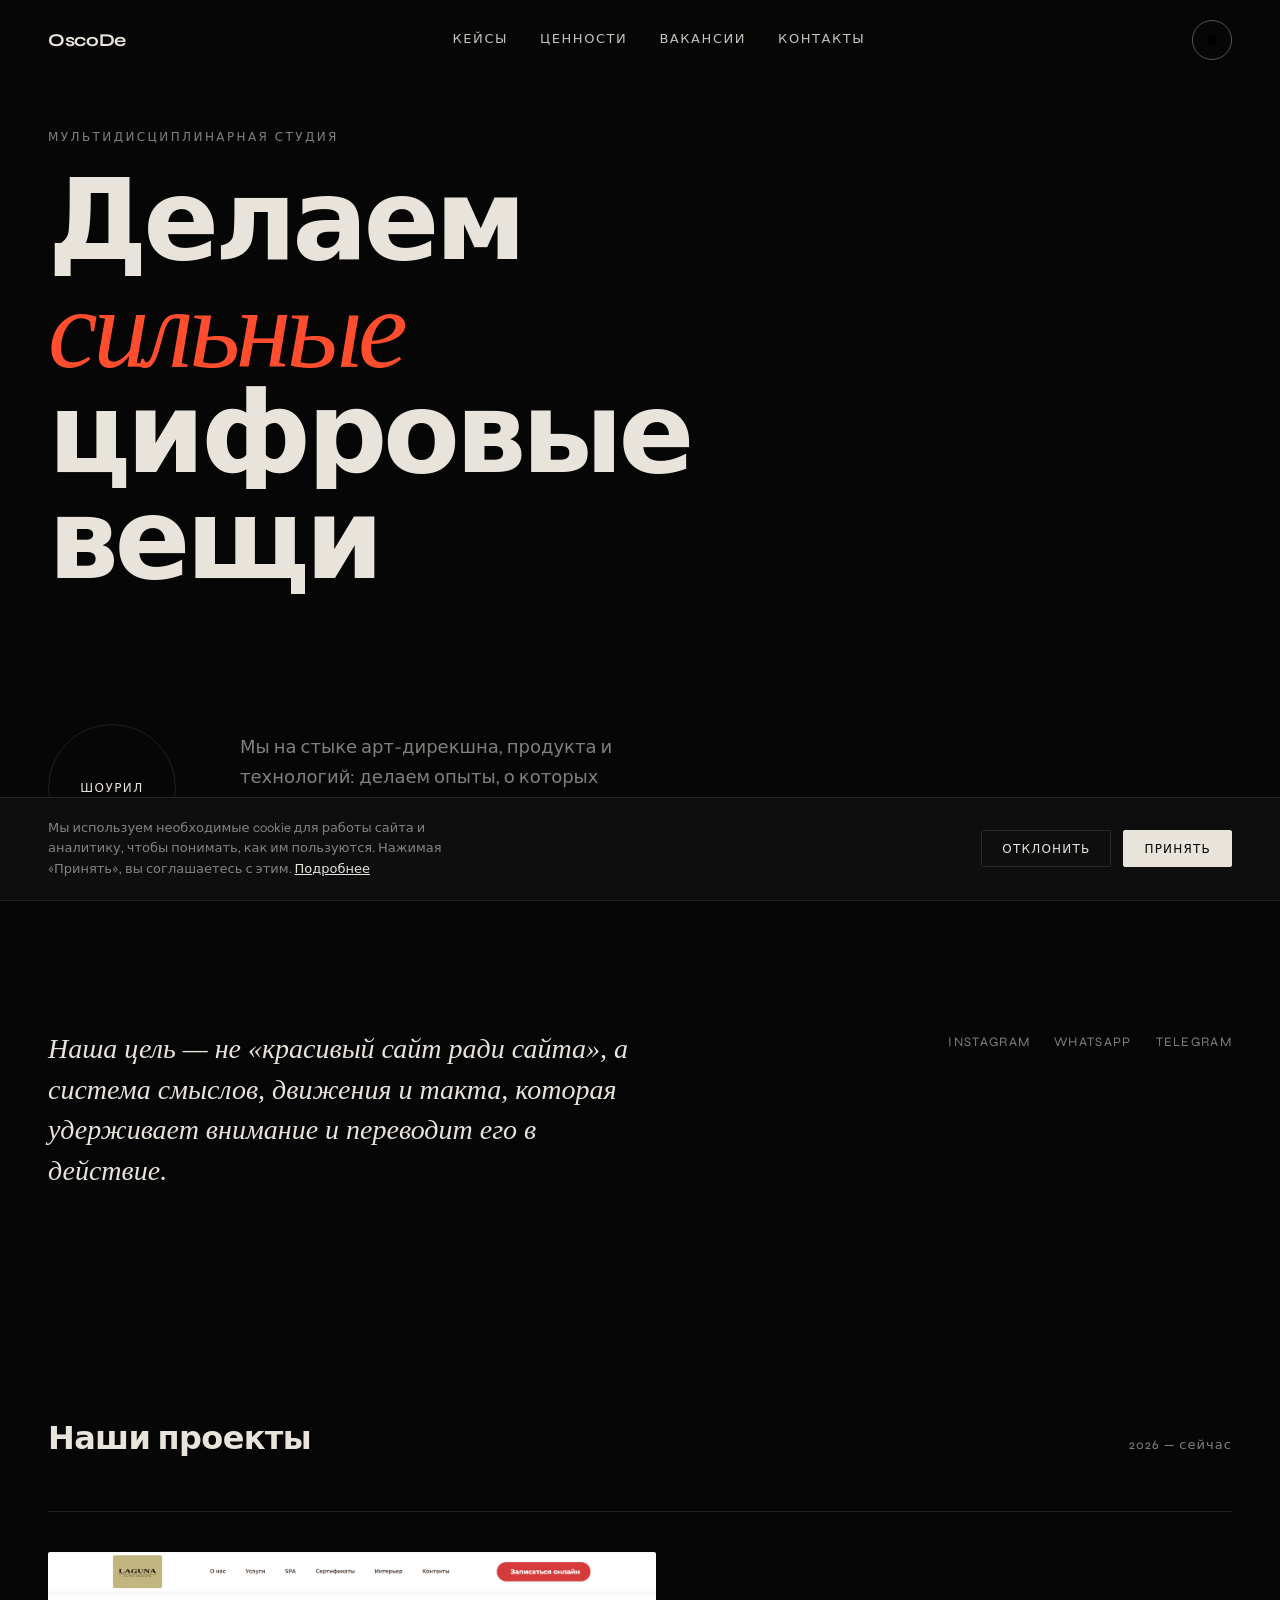
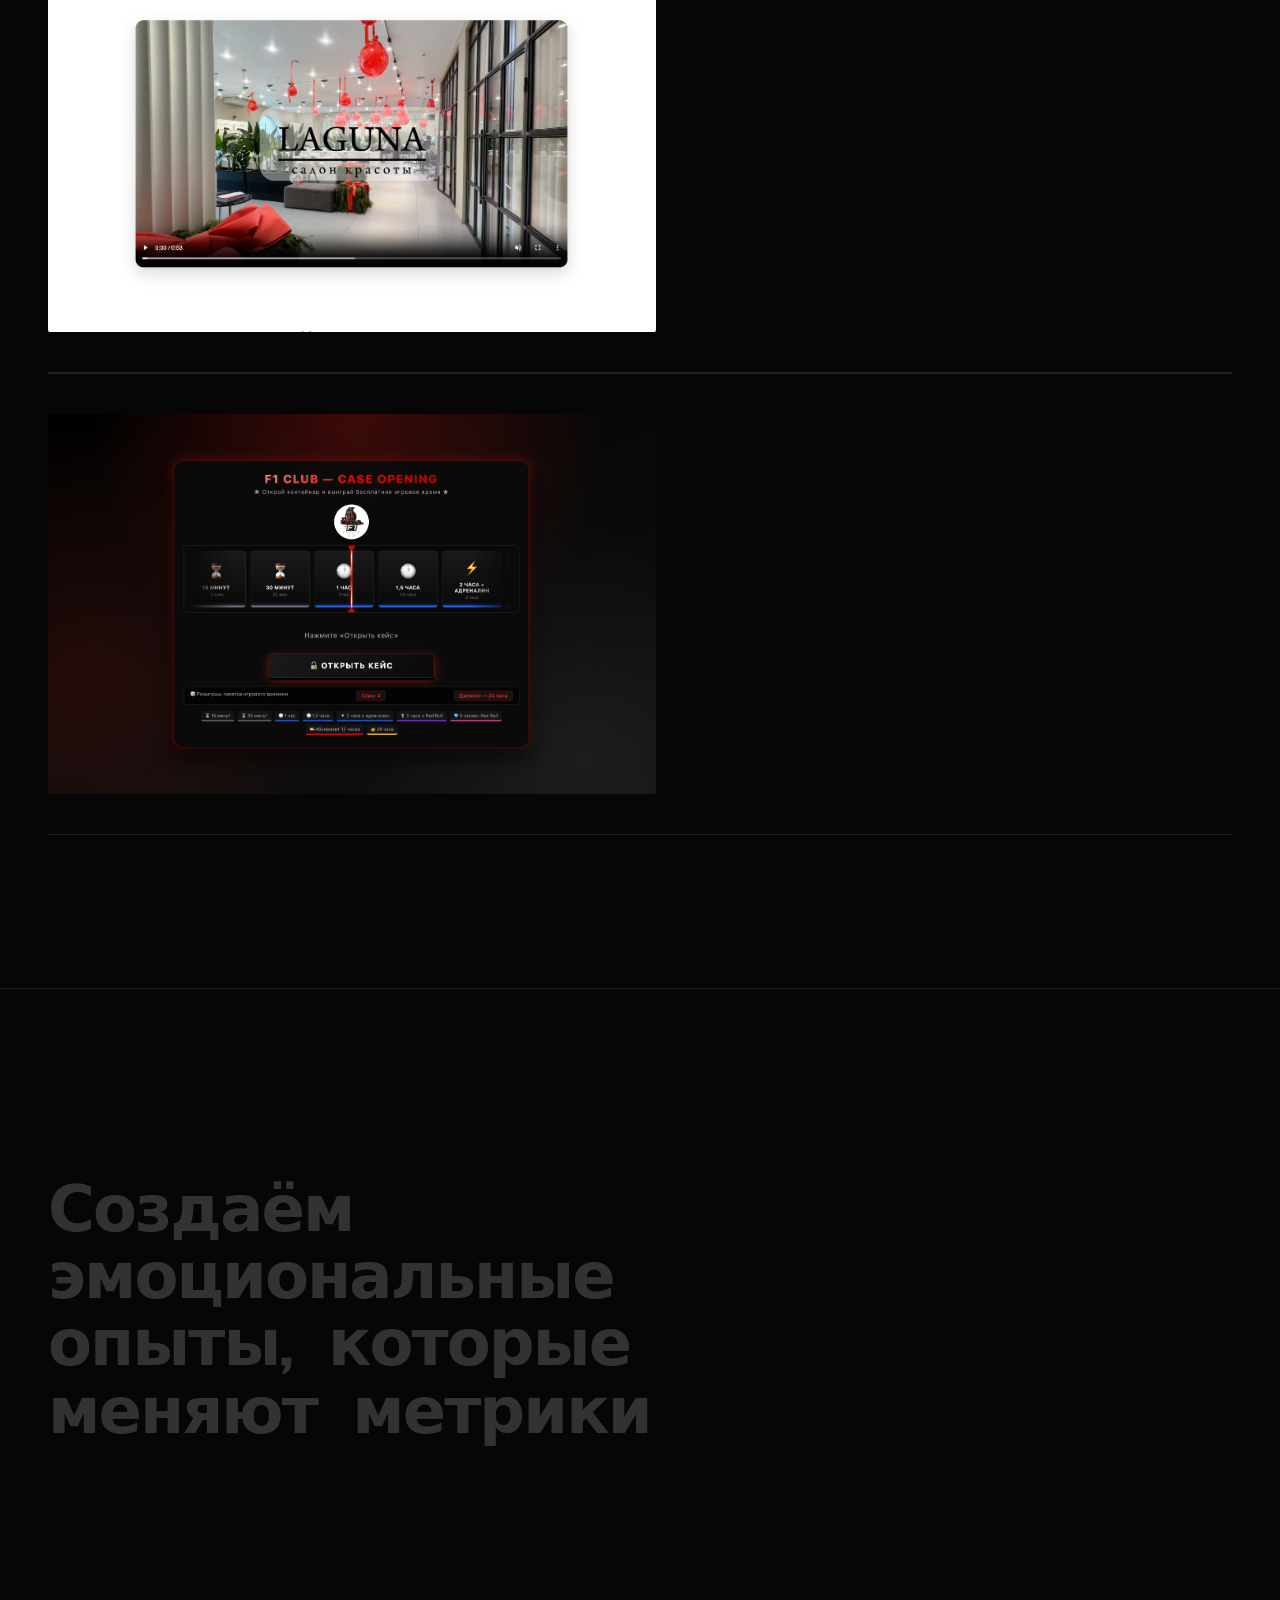
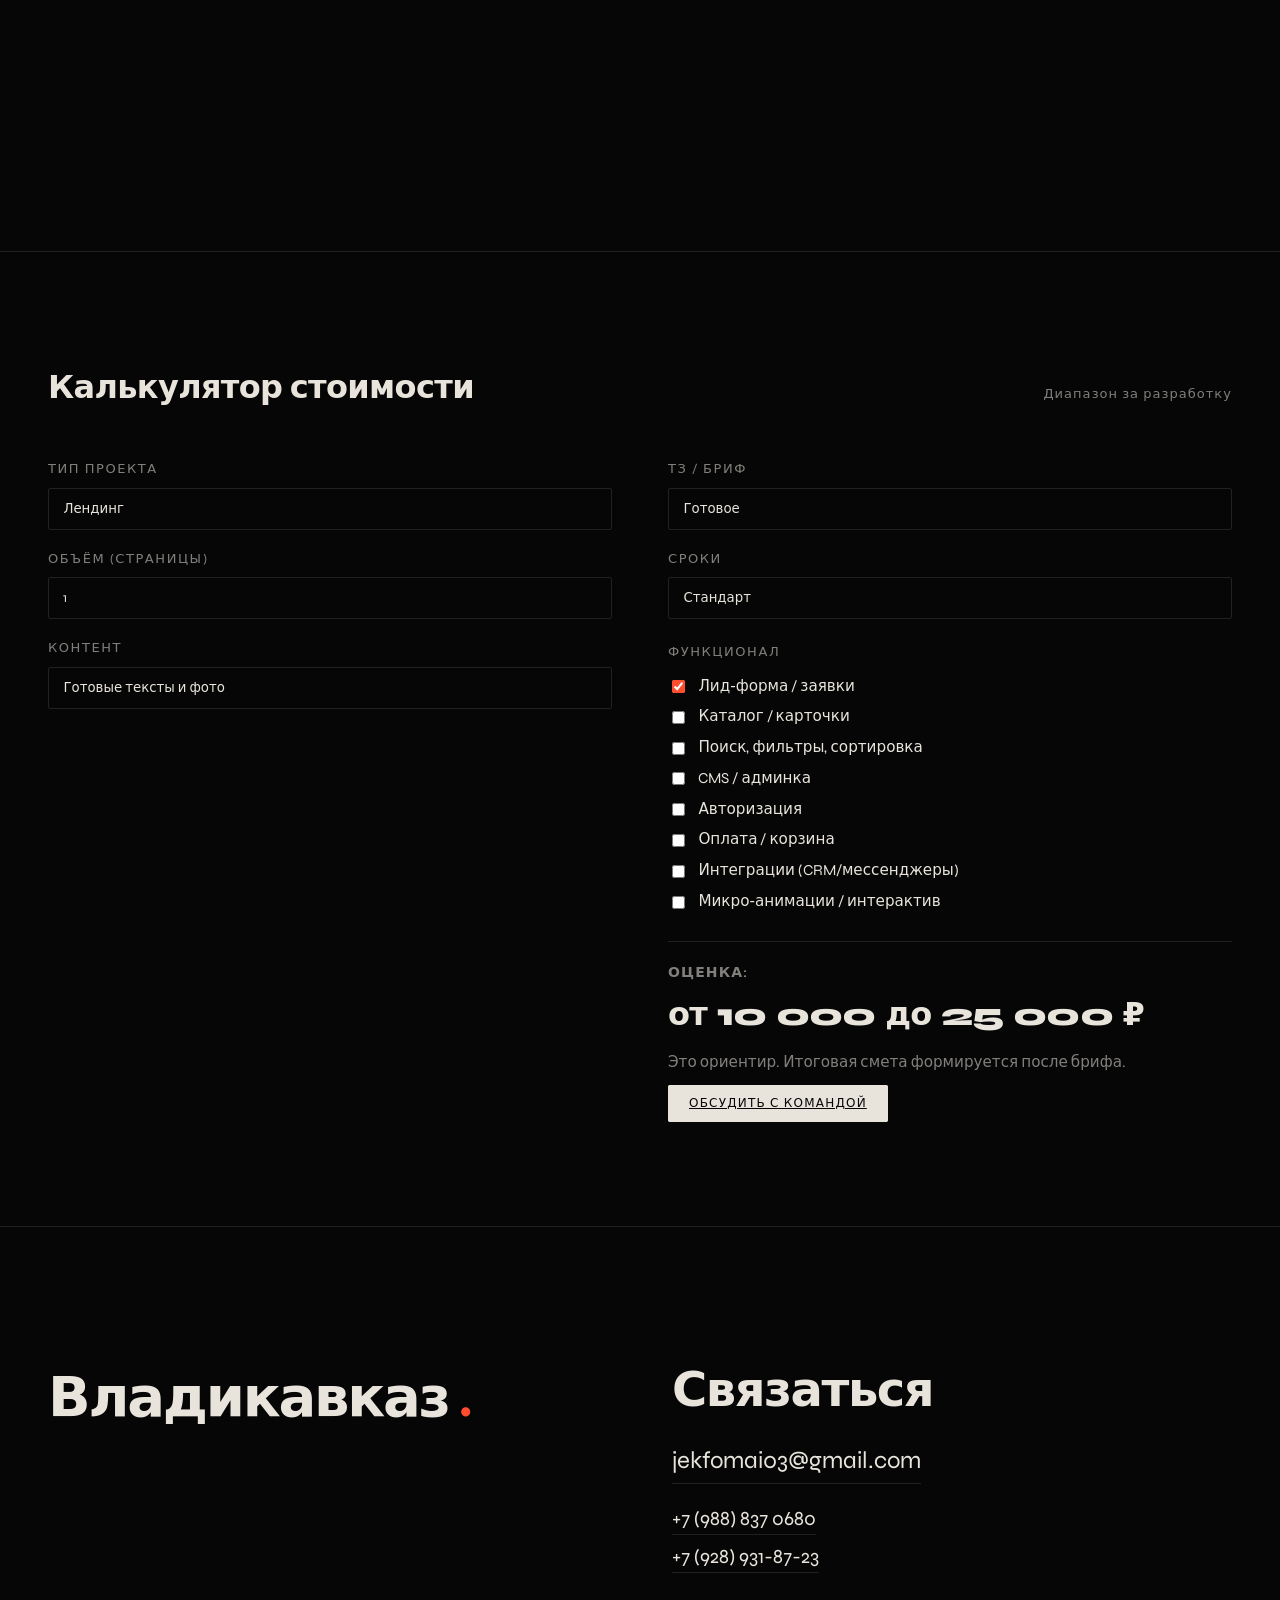
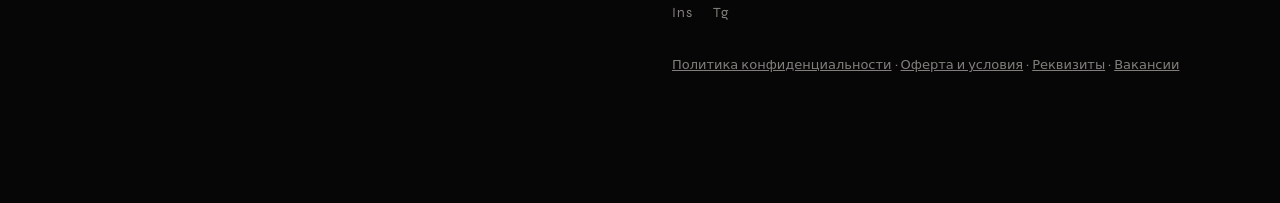
<file: index.html>
<!DOCTYPE html>
<html lang="ru">
  <head>
    <meta charset="UTF-8" />
    <meta name="viewport" content="width=device-width, initial-scale=1.0, viewport-fit=cover" />
    <title>OscoDe — креативная студия</title>
    <link rel="preconnect" href="https://fonts.googleapis.com" />
    <link rel="preconnect" href="https://fonts.gstatic.com" crossorigin />
    <link
      href="https://fonts.googleapis.com/css2?family=Syne:wght@400;700&display=swap"
      rel="stylesheet"
    />
    <link rel="stylesheet" href="styles.css" />
  </head>
  <body>
    <header class="header">
      <a class="logo" href="index.html">OscoDe</a>
      <nav class="nav" aria-label="Основное меню">
        <a href="#work">Кейсы</a>
        <a href="#values">Ценности</a>
        <a href="careers.html">Вакансии</a>
        <a href="#contact">Контакты</a>
      </nav>
      <div class="header-actions">
        <button type="button" class="btn-sound" id="soundToggle" aria-pressed="false" title="Звук">
          <span class="btn-sound__icon" aria-hidden="true"></span>
          <span class="visually-hidden">Переключить звук</span>
        </button>
        <button type="button" class="btn-menu" id="menuToggle" aria-expanded="false" aria-controls="mobileNav">
          <span></span><span></span>
        </button>
      </div>
    </header>

    <div class="mobile-nav" id="mobileNav" hidden>
      <nav aria-label="Мобильное меню">
        <a href="#work">Кейсы</a>
        <a href="#values">Ценности</a>
        <a href="careers.html">Вакансии</a>
        <a href="#contact">Контакты</a>
      </nav>
      <a class="mobile-nav__reel" href="#showreel">Смотреть шоурил</a>
    </div>

    <main>
      <section class="hero" id="studio">
        <p class="hero__eyebrow" data-reveal>Мультидисциплинарная студия</p>
        <h1 class="hero__title" data-reveal>
          <span class="hero__line" data-split style="--ld: 0s">Делаем</span>
          <span class="hero__line hero__line--accent" data-split style="--ld: 0.15s">сильные</span>
          <span class="hero__line" data-split style="--ld: 0.3s">цифровые</span>
          <span class="hero__line" data-split style="--ld: 0.45s">вещи</span>
        </h1>
        <div class="hero__bottom" data-reveal>
          <a class="hero__cta" href="#showreel" id="showreel">Шоурил</a>
          <p class="hero__lead">
            Мы на стыке арт-дирекшна, продукта и технологий: делаем опыты, о которых говорят,
            и помогаем брендам расти в культуре, технологиях и развлечениях.
          </p>
        </div>
      </section>

      <section class="intro">
        <div class="intro__grid">
          <p class="intro__text" data-reveal>
            Наша цель — не «красивый сайт ради сайта», а система смыслов, движения и такта,
            которая удерживает внимание и переводит его в действие.
          </p>
          <ul class="intro__social" aria-label="Соцсети">
            <li><a href="https://www.instagram.com/osco.de?igsh=a25kbjk2dnR3MXRl" rel="noopener">Instagram</a></li>
            <li><a href="https://wa.me/89194249223" rel="noopener">WhatsApp</a></li>
            <li><a href="https://t.me/DATI05" rel="noopener">Telegram</a></li>
          </ul>
        </div>
      </section>

      <section class="work" id="work">
        <div class="section-head" data-reveal>
          <h2 class="section-head__title">Наши проекты</h2>
          <p class="section-head__meta">2026 — сейчас</p>
        </div>
        <div class="work__list">
          <article class="case">
            <a class="case__link" href="https://laguna15.ru/">
              <!-- <div class="case__media case__media--1" data-reveal></div> -->
              <img src="laguna.png" class="case__link-img">
              <div class="case__body" data-reveal>
                <span class="case__tag">Web</span>
                <h3 class="case__title">LAGUNA</h3>
                <p class="case__desc">Иммерсивный опыт для салона LAGUNA</p>
                <span class="case__arrow">Смотреть →</span>
              </div>
            </a>
          </article>
        </div>
        <div class="work__list">
          <article class="case">
            <a class="case__link" href="https://jekfomai03-ux.github.io/F1SPIN/">
              <!-- <div class="case__media case__media--1" data-reveal></div> -->
              <img src="F1.png" class="case__link-img">
              <div class="case__body" data-reveal>
                <span class="case__tag">Web</span>
                <h3 class="case__title">F1</h3>
                <p class="case__desc">Разработка рабочего продукта для компьютерного клуба F1</p>
                <span class="case__arrow">Смотреть →</span>
              </div>
            </a>
          </article>
        </div>
      </section>

      <section class="manifesto" id="values">
        <p class="manifesto__label" data-reveal>Как мы это делаем</p>
        <h2 class="manifesto__title" data-manifesto>
          Создаём эмоциональные опыты, которые меняют метрики
        </h2>
        <div class="manifesto__content" data-reveal>
          <p>
            OscoDe — команда дизайна и инженерии: мы работаем из Владикавказа с клиентами по всему миру.
            Фокус на качестве картинки, честности интерфейса и технической выверенности — наша подпись.
          </p>
          <p>
            Нам важно вести за собой зрителя: от первого кадра до конверсии — одной линией.
          </p>
        </div>
      </section>

      <section class="calculator" id="calculator">
        <div class="section-head" data-reveal>
          <h2 class="section-head__title">Калькулятор стоимости</h2>
          <p class="section-head__meta">Диапазон за разработку</p>
        </div>

        <div class="calculator__grid" data-reveal>
          <div class="calculator__col">
            <div class="field">
              <label for="calcType">Тип проекта</label>
              <select id="calcType">
                <option value="landing" selected>Лендинг</option>
                <option value="multipage">Многостраничный сайт</option>
                <option value="catalog">Сайт-каталог</option>
                <option value="webapp">Веб‑приложение</option>
              </select>
            </div>

            <div class="field">
              <label for="calcPages">Объём (страницы)</label>
              <select id="calcPages">
                <option value="1" selected>1</option>
                <option value="2-3">2–3</option>
                <option value="4-7">4–7</option>
                <option value="8-15">8–15</option>
                <option value="16+">16+</option>
              </select>
            </div>

            <div class="field">
              <label for="calcContent">Контент</label>
              <select id="calcContent">
                <option value="ready" selected>Готовые тексты и фото</option>
                <option value="partial">Частичная подготовка</option>
                <option value="need">Нужна подготовка</option>
              </select>
            </div>
          </div>

          <div class="calculator__col">
            <div class="field">
              <label for="calcBrief">ТЗ / бриф</label>
              <select id="calcBrief">
                <option value="clear" selected>Готовое</option>
                <option value="partial">Частично</option>
                <option value="none">Пока нет</option>
              </select>
            </div>

            <div class="field">
              <label for="calcTime">Сроки</label>
              <select id="calcTime">
                <option value="standard" selected>Стандарт</option>
                <option value="fast">Ускоренно</option>
                <option value="rush">Срочно</option>
              </select>
            </div>

            <div class="features">
              <p class="features__title">Функционал</p>

              <label class="check">
                <input type="checkbox" data-feat="form" checked />
                Лид‑форма / заявки
              </label>

              <label class="check">
                <input type="checkbox" data-feat="catalog" />
                Каталог / карточки
              </label>

              <label class="check">
                <input type="checkbox" data-feat="filters" />
                Поиск, фильтры, сортировка
              </label>

              <label class="check">
                <input type="checkbox" data-feat="cms" />
                CMS / админка
              </label>

              <label class="check">
                <input type="checkbox" data-feat="auth" />
                Авторизация
              </label>

              <label class="check">
                <input type="checkbox" data-feat="payment" />
                Оплата / корзина
              </label>

              <label class="check">
                <input type="checkbox" data-feat="integrations" />
                Интеграции (CRM/мессенджеры)
              </label>

              <label class="check">
                <input type="checkbox" data-feat="animations" />
                Микро‑анимации / интерактив
              </label>
            </div>

            <div class="calculator__result" aria-live="polite">
              <div class="calculator__range">
                <span class="calculator__rangeLabel">Оценка:</span>
                <span id="calcRangeText">—</span>
              </div>
              <p class="calculator__hint">
                Это ориентир. Итоговая смета формируется после брифа.
              </p>
              <a
                class="btn btn--primary calculator__btn"
                href="https://wa.me/79194249223"
                target="_blank"
                rel="noopener noreferrer"
              >
                Обсудить с командой
              </a>
            </div>
          </div>
        </div>
      </section>

      <footer class="footer" id="contact">
          <div class="footer__city">
            <h3>Владикавказ <span class="footer__dot">.</span></h3>
          </div>
        <div class="footer__contact" data-reveal>
          <h2 class="footer__heading">Связаться</h2>
          <a class="footer__email" href="mailto:hello@oscode.studio">jekfomai03@gmail.com</a>
          <ul class="footer__phones" aria-label="Телефоны">
            <li>
              <a class="footer__phone" href="tel:+79888370680">+7 (988) 837 0680 </a>
            </li>
            <li>
              <a class="footer__phone" href="tel:+79289318723">+7 (928) 931-87-23</a>
            </li>
          </ul>
          <ul class="footer__social">
            <li><a href="https://www.instagram.com/osco.de?igsh=a25kbjk2dnR3MXRl">Ins</a></li>
            <li><a href="https://t.me/DATI05" target="_blank" rel="noopener noreferrer">Tg</a></li>
          </ul>
          <p class="footer__legal">
            <a href="privacy.html">Политика конфиденциальности</a>
            ·
            <a href="offer.html">Оферта и условия</a>
            ·
            <a href="requisites.html">Реквизиты</a>
            ·
            <a href="careers.html">Вакансии</a>
          </p>
        </div>
      </footer>
    </main>

    <div class="cookie" id="cookieBar" role="dialog" aria-label="Файлы cookie">
      <p>
        Мы используем необходимые cookie для работы сайта и аналитику, чтобы понимать, как им пользуются.
        Нажимая «Принять», вы соглашаетесь с этим.
        <a href="#">Подробнее</a>
      </p>
      <div class="cookie__actions">
        <button type="button" class="btn btn--ghost" id="cookieDeny">Отклонить</button>
        <button type="button" class="btn btn--primary" id="cookieAccept">Принять</button>
      </div>
    </div>

    <audio id="ambient" src="fon2.mp3" loop preload="metadata" playsinline hidden></audio>

    <script src="main.js"></script>
  </body>
</html>
</file>
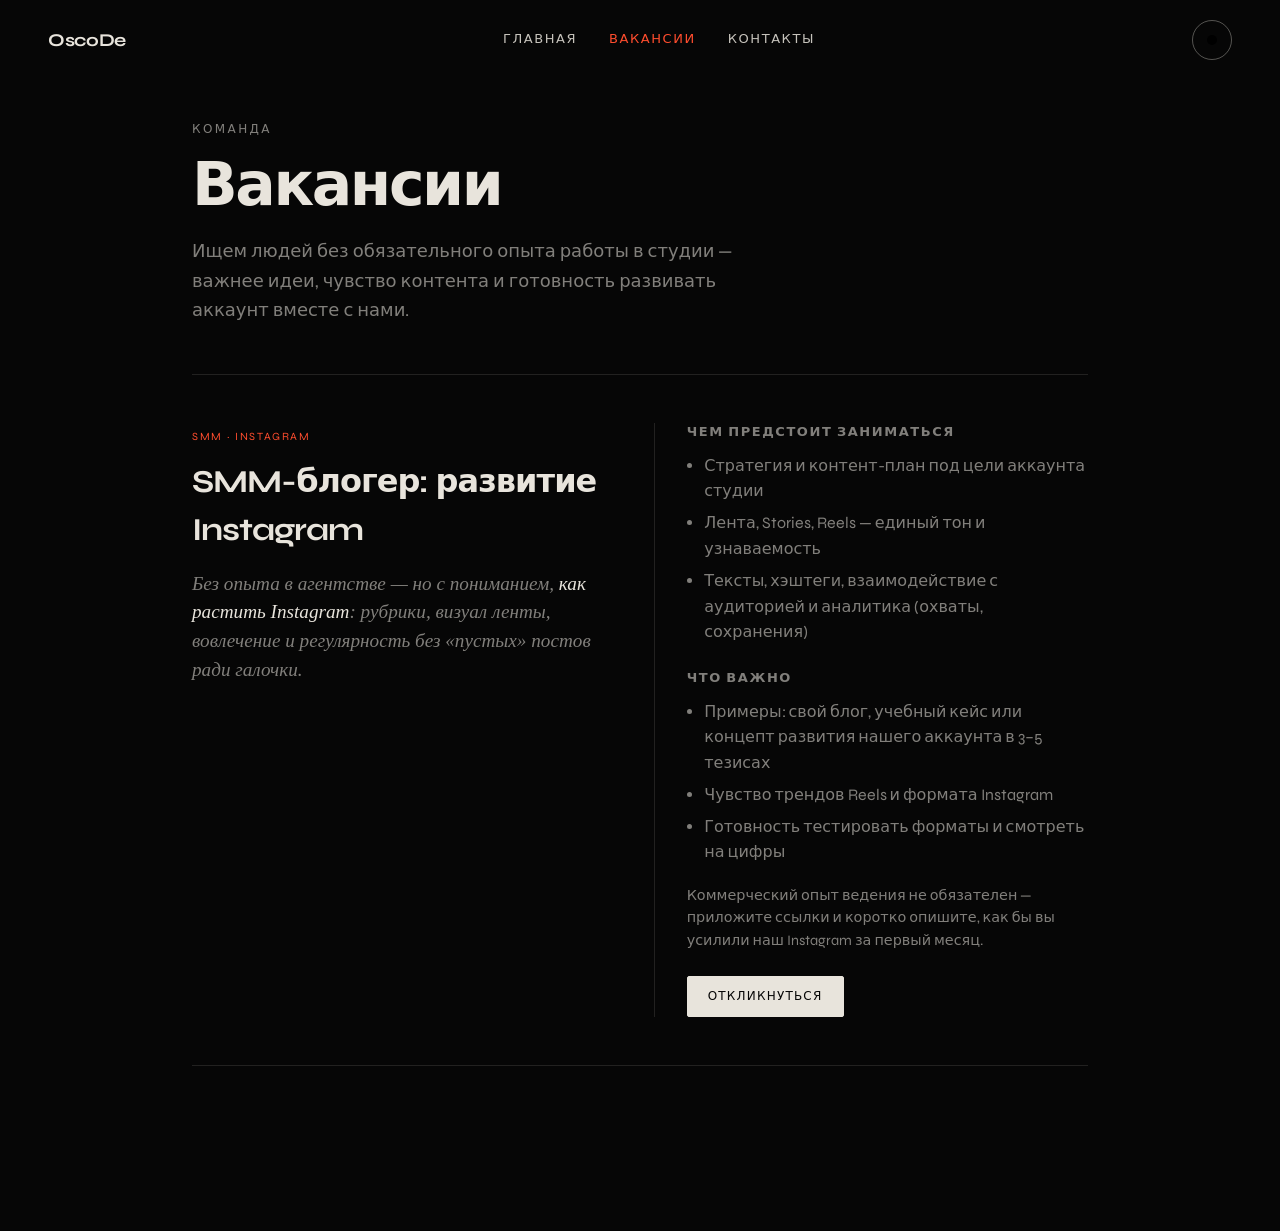
<file: careers.html>
<!DOCTYPE html>
<html lang="ru">
<head>
  <meta charset="UTF-8" />
  <meta name="viewport" content="width=device-width, initial-scale=1.0, viewport-fit=cover" />
  <title>Вакансии — OscoDe</title>
  <link rel="preconnect" href="https://fonts.googleapis.com" />
  <link rel="preconnect" href="https://fonts.gstatic.com" crossorigin />
  <link
  href="https://fonts.googleapis.com/css2?family=Syne:wght@400;700&display=swap"
  rel="stylesheet"
  />
  <link rel="stylesheet" href="styles.css" />
</head>
<body class="careers-page">
  <header class="header">
    <a class="logo" href="index.html">OscoDe</a>
    <nav class="nav" aria-label="Основное меню">
      <a href="index.html">Главная</a>
      <a href="careers.html" aria-current="page">Вакансии</a>
      <a href="index.html#contact">Контакты</a>
    </nav>
    <div class="header-actions">
      <button type="button" class="btn-sound" id="soundToggle" aria-pressed="false" title="Звук">
        <span class="btn-sound__icon" aria-hidden="true"></span>
        <span class="visually-hidden">Переключить звук</span>
      </button>
      <button type="button" class="btn-menu" id="menuToggle" aria-expanded="false" aria-controls="mobileNav">
        <span></span><span></span>
      </button>
    </div>
  </header>

  <div class="mobile-nav" id="mobileNav" hidden>
    <nav aria-label="Мобильное меню">
      <a href="index.html">Главная</a>
      <a href="careers.html">Вакансии</a>
      <a href="index.html#contact">Контакты</a>
    </nav>
  </div>

  <main class="careers">
    <p class="careers__eyebrow" data-reveal>Команда</p>
    <h1 class="careers__title" data-reveal>Вакансии</h1>
    <p class="careers__lead" data-reveal>
      Ищем людей без обязательного опыта работы в студии — важнее идеи, чувство контента и готовность
      развивать аккаунт вместе с нами.
    </p>

    <div class="vacancies">
      <article class="vacancy" id="smm-instagram" data-reveal>
        <div class="vacancy__head">
          <span class="vacancy__tag">SMM · Instagram</span>
          <h2 class="vacancy__title">SMM-блогер: развитие Instagram</h2>
          <p class="vacancy__pitch">
            Без опыта в агентстве — но с пониманием, <strong>как растить Instagram</strong>: рубрики,
            визуал ленты, вовлечение и регулярность без «пустых» постов ради галочки.
          </p>
        </div>
        <div class="vacancy__body">
          <h3 class="vacancy__sub">Чем предстоит заниматься</h3>
          <ul class="vacancy__list">
            <li>Стратегия и контент-план под цели аккаунта студии</li>
            <li>Лента, Stories, Reels — единый тон и узнаваемость</li>
            <li>Тексты, хэштеги, взаимодействие с аудиторией и аналитика (охваты, сохранения)</li>
          </ul>
          <h3 class="vacancy__sub">Что важно</h3>
          <ul class="vacancy__list">
            <li>Примеры: свой блог, учебный кейс или концепт развития нашего аккаунта в 3–5 тезисах</li>
            <li>Чувство трендов Reels и формата Instagram</li>
            <li>Готовность тестировать форматы и смотреть на цифры</li>
          </ul>
          <p class="vacancy__note">
            Коммерческий опыт ведения не обязателен — приложите ссылки и коротко опишите, как бы вы
            усилили наш Instagram за первый месяц.
          </p>
          <a
          class="btn btn--primary vacancy__btn"
          href="https://t.me/DATI05"
          >
          Откликнуться
        </a>
      </div>
    </article>

  </div>

  <p class="careers__footer" data-reveal>
    Вопросы в Telegram:
    <a href="https://t.me/DATI05" target="_blank" rel="noopener noreferrer">@DATI05</a>
    <a class="careers__back" href="index.html">На главную</a>
  </p>
</main>

<audio id="ambient" src="fon2.mp3" loop preload="metadata" playsinline hidden></audio>

<script src="main.js"></script>
</body>
</html>
</file>
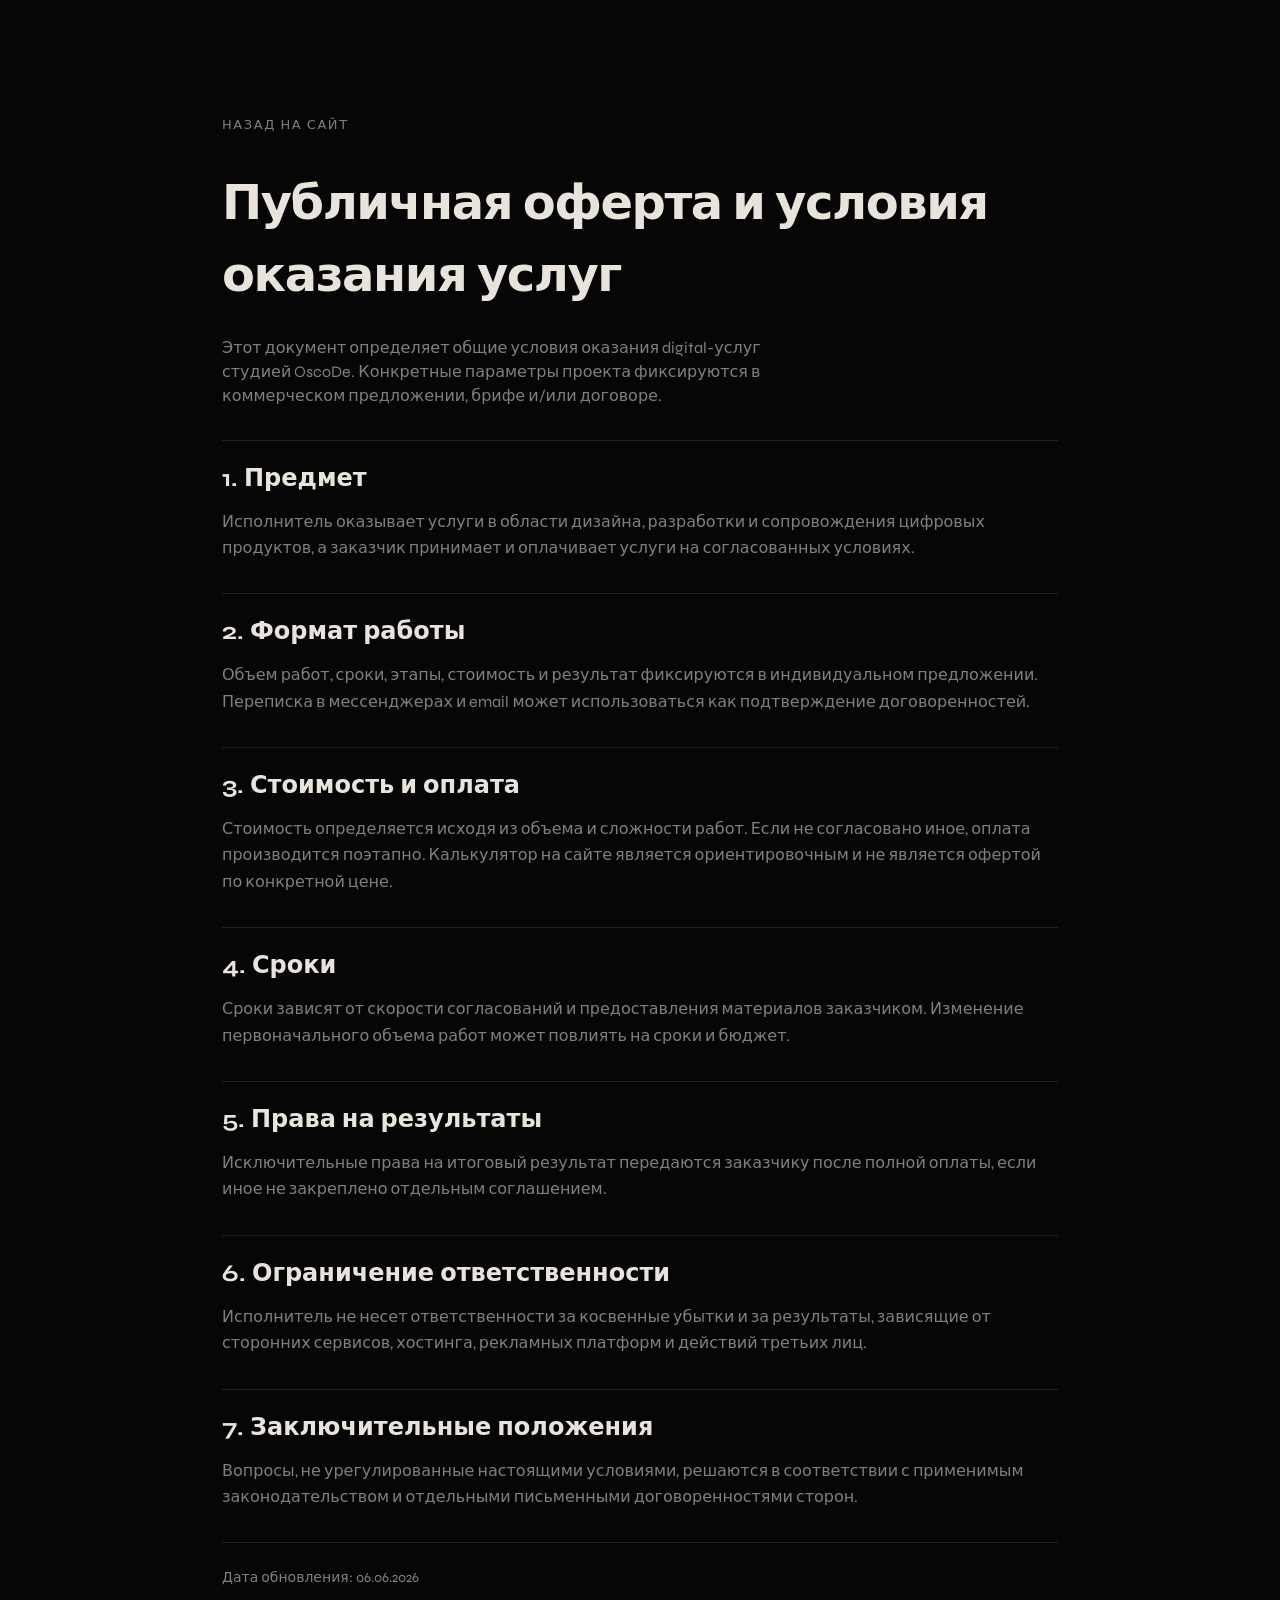
<file: offer.html>
<!DOCTYPE html>
<html lang="ru">
  <head>
    <meta charset="UTF-8" />
    <meta name="viewport" content="width=device-width, initial-scale=1.0, viewport-fit=cover" />
    <title>Оферта и условия — OscoDe</title>
    <link rel="preconnect" href="https://fonts.googleapis.com" />
    <link rel="preconnect" href="https://fonts.gstatic.com" crossorigin />
    <link
      href="https://fonts.googleapis.com/css2?family=Syne:wght@400;700&display=swap"
      rel="stylesheet"
    />
    <link rel="stylesheet" href="styles.css" />
  </head>
  <body class="legal-page">
    <main class="legal">
      <a class="legal__back" href="index.html#contact">Назад на сайт</a>
      <h1 class="legal__title">Публичная оферта и условия оказания услуг</h1>
      <p class="legal__lead">
        Этот документ определяет общие условия оказания digital-услуг студией OscoDe. Конкретные
        параметры проекта фиксируются в коммерческом предложении, брифе и/или договоре.
      </p>

      <section class="legal__section">
        <h2>1. Предмет</h2>
        <p>
          Исполнитель оказывает услуги в области дизайна, разработки и сопровождения цифровых продуктов,
          а заказчик принимает и оплачивает услуги на согласованных условиях.
        </p>
      </section>

      <section class="legal__section">
        <h2>2. Формат работы</h2>
        <p>
          Объем работ, сроки, этапы, стоимость и результат фиксируются в индивидуальном предложении.
          Переписка в мессенджерах и email может использоваться как подтверждение договоренностей.
        </p>
      </section>

      <section class="legal__section">
        <h2>3. Стоимость и оплата</h2>
        <p>
          Стоимость определяется исходя из объема и сложности работ. Если не согласовано иное, оплата
          производится поэтапно. Калькулятор на сайте является ориентировочным и не является офертой по
          конкретной цене.
        </p>
      </section>

      <section class="legal__section">
        <h2>4. Сроки</h2>
        <p>
          Сроки зависят от скорости согласований и предоставления материалов заказчиком. Изменение
          первоначального объема работ может повлиять на сроки и бюджет.
        </p>
      </section>

      <section class="legal__section">
        <h2>5. Права на результаты</h2>
        <p>
          Исключительные права на итоговый результат передаются заказчику после полной оплаты, если иное
          не закреплено отдельным соглашением.
        </p>
      </section>

      <section class="legal__section">
        <h2>6. Ограничение ответственности</h2>
        <p>
          Исполнитель не несет ответственности за косвенные убытки и за результаты, зависящие от сторонних
          сервисов, хостинга, рекламных платформ и действий третьих лиц.
        </p>
      </section>

      <section class="legal__section">
        <h2>7. Заключительные положения</h2>
        <p>
          Вопросы, не урегулированные настоящими условиями, решаются в соответствии с применимым
          законодательством и отдельными письменными договоренностями сторон.
        </p>
      </section>

      <p class="legal__updated">Дата обновления: 06.06.2026</p>
    </main>
  </body>
</html>
</file>
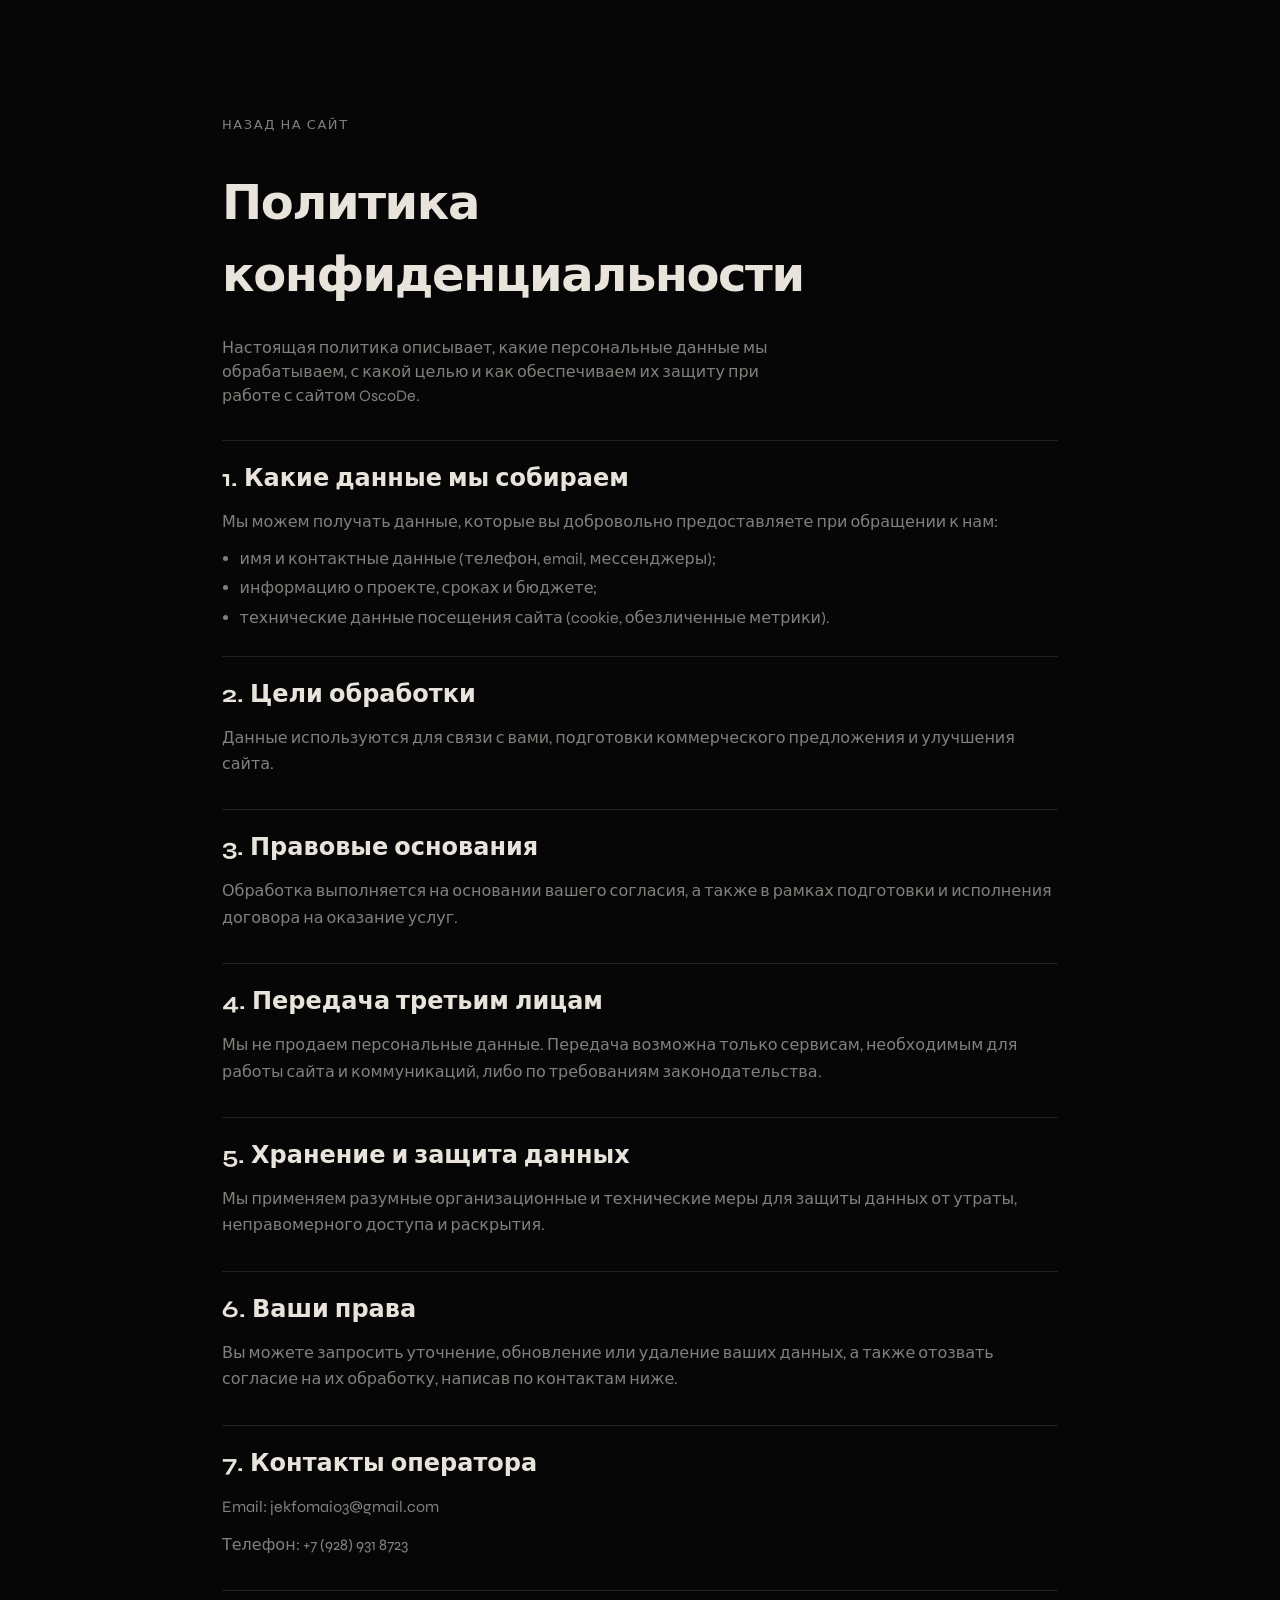
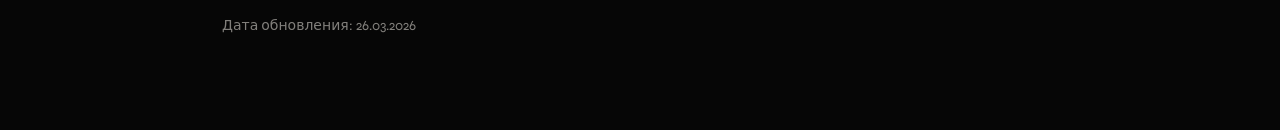
<file: privacy.html>
<!DOCTYPE html>
<html lang="ru">
  <head>
    <meta charset="UTF-8" />
    <meta name="viewport" content="width=device-width, initial-scale=1.0, viewport-fit=cover" />
    <title>Политика конфиденциальности — OscoDe</title>
    <link rel="preconnect" href="https://fonts.googleapis.com" />
    <link rel="preconnect" href="https://fonts.gstatic.com" crossorigin />
    <link
      href="https://fonts.googleapis.com/css2?family=Syne:wght@400;700&display=swap"
      rel="stylesheet"
    />
    <link rel="stylesheet" href="styles.css" />
  </head>
  <body class="legal-page">
    <main class="legal">
      <a class="legal__back" href="index.html#contact">Назад на сайт</a>
      <h1 class="legal__title">Политика конфиденциальности</h1>
      <p class="legal__lead">
        Настоящая политика описывает, какие персональные данные мы обрабатываем, с какой целью и как
        обеспечиваем их защиту при работе с сайтом OscoDe.
      </p>

      <section class="legal__section">
        <h2>1. Какие данные мы собираем</h2>
        <p>Мы можем получать данные, которые вы добровольно предоставляете при обращении к нам:</p>
        <ul>
          <li>имя и контактные данные (телефон, email, мессенджеры);</li>
          <li>информацию о проекте, сроках и бюджете;</li>
          <li>технические данные посещения сайта (cookie, обезличенные метрики).</li>
        </ul>
      </section>

      <section class="legal__section">
        <h2>2. Цели обработки</h2>
        <p>Данные используются для связи с вами, подготовки коммерческого предложения и улучшения сайта.</p>
      </section>

      <section class="legal__section">
        <h2>3. Правовые основания</h2>
        <p>
          Обработка выполняется на основании вашего согласия, а также в рамках подготовки и исполнения
          договора на оказание услуг.
        </p>
      </section>

      <section class="legal__section">
        <h2>4. Передача третьим лицам</h2>
        <p>
          Мы не продаем персональные данные. Передача возможна только сервисам, необходимым для работы
          сайта и коммуникаций, либо по требованиям законодательства.
        </p>
      </section>

      <section class="legal__section">
        <h2>5. Хранение и защита данных</h2>
        <p>
          Мы применяем разумные организационные и технические меры для защиты данных от утраты,
          неправомерного доступа и раскрытия.
        </p>
      </section>

      <section class="legal__section">
        <h2>6. Ваши права</h2>
        <p>
          Вы можете запросить уточнение, обновление или удаление ваших данных, а также отозвать согласие
          на их обработку, написав по контактам ниже.
        </p>
      </section>

      <section class="legal__section">
        <h2>7. Контакты оператора</h2>
        <p>Email: jekfomai03@gmail.com</p>
        <p>Телефон: +7 (928) 931 8723 </p>
      </section>

      <p class="legal__updated">Дата обновления: 26.03.2026</p>
    </main>
  </body>
</html>
</file>
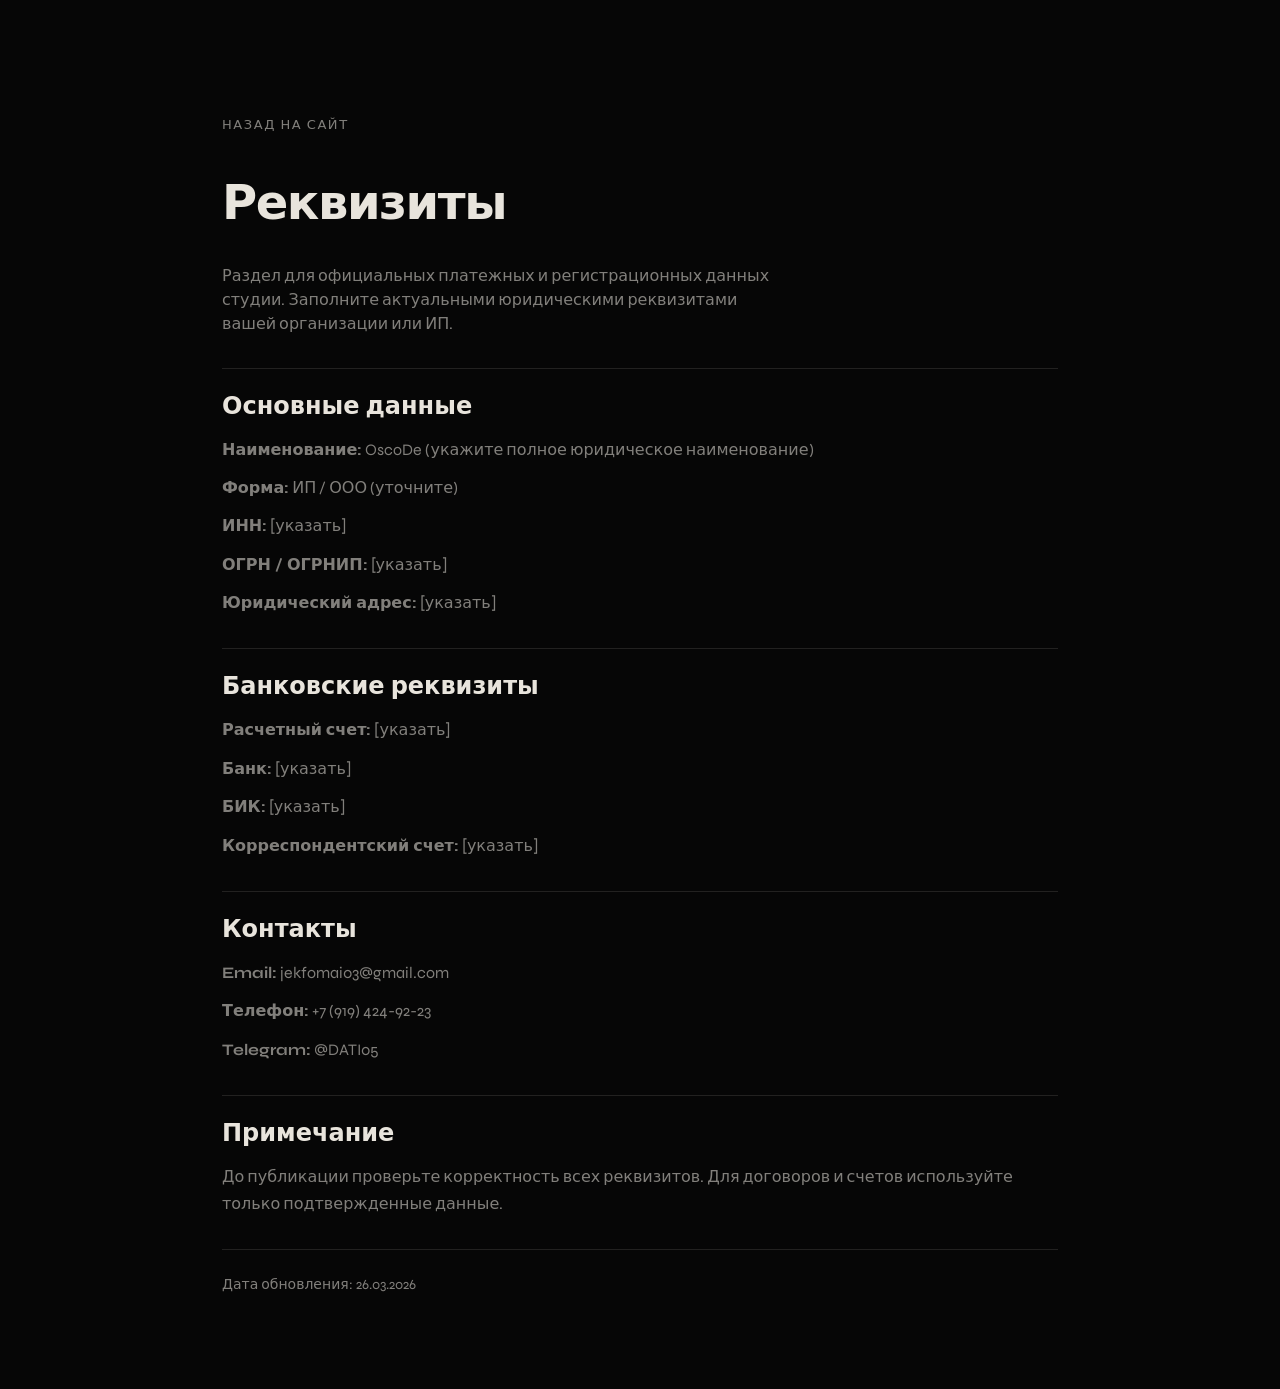
<file: requisites.html>
<!DOCTYPE html>
<html lang="ru">
  <head>
    <meta charset="UTF-8" />
    <meta name="viewport" content="width=device-width, initial-scale=1.0, viewport-fit=cover" />
    <title>Реквизиты — OscoDe</title>
    <link rel="preconnect" href="https://fonts.googleapis.com" />
    <link rel="preconnect" href="https://fonts.gstatic.com" crossorigin />
    <link
      href="https://fonts.googleapis.com/css2?family=Syne:wght@400;700&display=swap"
      rel="stylesheet"
    />
    <link rel="stylesheet" href="styles.css" />
  </head>
  <body class="legal-page">
    <main class="legal">
      <a class="legal__back" href="index.html#contact">Назад на сайт</a>
      <h1 class="legal__title">Реквизиты</h1>
      <p class="legal__lead">
        Раздел для официальных платежных и регистрационных данных студии. Заполните актуальными
        юридическими реквизитами вашей организации или ИП.
      </p>

      <section class="legal__section">
        <h2>Основные данные</h2>
        <p><strong>Наименование:</strong> OscoDe (укажите полное юридическое наименование)</p>
        <p><strong>Форма:</strong> ИП / ООО (уточните)</p>
        <p><strong>ИНН:</strong> [указать]</p>
        <p><strong>ОГРН / ОГРНИП:</strong> [указать]</p>
        <p><strong>Юридический адрес:</strong> [указать]</p>
      </section>

      <section class="legal__section">
        <h2>Банковские реквизиты</h2>
        <p><strong>Расчетный счет:</strong> [указать]</p>
        <p><strong>Банк:</strong> [указать]</p>
        <p><strong>БИК:</strong> [указать]</p>
        <p><strong>Корреспондентский счет:</strong> [указать]</p>
      </section>

      <section class="legal__section">
        <h2>Контакты</h2>
        <p><strong>Email:</strong> jekfomai03@gmail.com</p>
        <p><strong>Телефон:</strong> +7 (919) 424-92-23</p>
        <p><strong>Telegram:</strong> @DATI05</p>
      </section>

      <section class="legal__section">
        <h2>Примечание</h2>
        <p>
          До публикации проверьте корректность всех реквизитов. Для договоров и счетов используйте
          только подтвержденные данные.
        </p>
      </section>

      <p class="legal__updated">Дата обновления: 26.03.2026</p>
    </main>
  </body>
</html>
</file>
<file: styles.css>
:root {
  --bg: #060606;
  --bg-elevated: #0e0e0e;
  --text: #e8e4dc;
  --text-muted: rgba(232, 228, 220, 0.55);
  --accent: #ff4d2e;
  --line: rgba(232, 228, 220, 0.12);
  --font: "Syne", system-ui, sans-serif;
  --serif: Georgia, "Times New Roman", serif;
}

*, *::before, *::after { box-sizing: border-box; }

img {
  max-width: 100%;
  height: auto;
  display: block;
}

body {
  margin: 0;
  min-height: 100vh;
  min-height: 100svh;
  background: var(--bg);
  color: var(--text);
  font-family: var(--font);
  line-height: 1.5;
  -webkit-font-smoothing: antialiased;
  overflow-x: hidden;
  -webkit-tap-highlight-color: transparent;
}

[data-reveal] {
  opacity: 0;
  transform: translateY(18px);
  transition: opacity 0.7s cubic-bezier(0.22, 1, 0.36, 1), transform 0.7s cubic-bezier(0.22, 1, 0.36, 1);
  will-change: transform, opacity;
}

[data-reveal].reveal--active {
  opacity: 1;
  transform: translateY(0);
}

@media (prefers-reduced-motion: reduce) {
  [data-reveal] {
    opacity: 1;
    transform: none;
    transition: none;
  }
}

.visually-hidden {
  position: absolute;
  width: 1px;
  height: 1px;
  padding: 0;
  margin: -1px;
  overflow: hidden;
  clip: rect(0, 0, 0, 0);
  border: 0;
}

.header {
  position: fixed;
  top: 0;
  left: 0;
  right: 0;
  z-index: 100;
  display: flex;
  align-items: center;
  justify-content: space-between;
  padding: 1.25rem clamp(1rem, 4vw, 3rem);
  color: var(--text);
}

.logo {
  font-weight: 700;
  font-size: 1.125rem;
  letter-spacing: -0.02em;
  text-decoration: none;
  color: inherit;
}

.nav { display: none; gap: 2rem; }

.nav a {
  color: inherit;
  text-decoration: none;
  font-size: 0.8125rem;
  text-transform: uppercase;
  letter-spacing: 0.12em;
  opacity: 0.85;
}

.nav a:hover { opacity: 1; }

.nav a[aria-current="page"] {
  opacity: 1;
  color: var(--accent);
}

.header-actions { display: flex; align-items: center; gap: 0.75rem; }

.btn-sound {
  width: 2.5rem;
  height: 2.5rem;
  border: 1px solid rgba(232, 228, 220, 0.35);
  border-radius: 50%;
  background: transparent;
  cursor: pointer;
  display: grid;
  place-items: center;
}

.btn-sound[aria-pressed="true"] { border-color: var(--accent); }

.btn-sound__icon {
  width: 10px;
  height: 10px;
  border-radius: 50%;
  background: currentColor;
}

.btn-sound[aria-pressed="true"] .btn-sound__icon {
  background: var(--accent);
}

.btn-menu {
  width: 2.5rem;
  height: 2.5rem;
  border: none;
  background: transparent;
  cursor: pointer;
  display: flex;
  flex-direction: column;
  justify-content: center;
  gap: 6px;
  padding: 0;
  color: var(--text);
}

.btn-menu span {
  display: block;
  height: 2px;
  width: 100%;
  background: currentColor;
  transition: transform 0.25s ease;
}

.btn-menu[aria-expanded="true"] span:first-child { transform: translateY(4px) rotate(45deg); }
.btn-menu[aria-expanded="true"] span:last-child { transform: translateY(-4px) rotate(-45deg); }

.mobile-nav {
  position: fixed;
  inset: 0;
  z-index: 99;
  background: var(--bg);
  padding: max(6rem, calc(5rem + env(safe-area-inset-top))) max(1.5rem, env(safe-area-inset-right)) max(2rem, env(safe-area-inset-bottom)) max(1.5rem, env(safe-area-inset-left));
  display: flex;
  flex-direction: column;
  justify-content: center;
  gap: 2rem;
  overflow-y: auto;
  -webkit-overflow-scrolling: touch;
}

.mobile-nav[hidden] { display: none; }

.mobile-nav:not([hidden]) {
  animation: mobile-nav-in 0.35s cubic-bezier(0.22, 1, 0.36, 1);
}

@keyframes mobile-nav-in {
  from { opacity: 0; transform: translateY(-12px); }
  to { opacity: 1; transform: translateY(0); }
}

.mobile-nav nav { display: flex; flex-direction: column; gap: 1.25rem; }

.mobile-nav a {
  font-size: clamp(1.75rem, 6vw, 2.5rem);
  font-weight: 700;
  color: var(--text);
  text-decoration: none;
  letter-spacing: -0.03em;
}

.mobile-nav__reel {
  font-size: 0.875rem;
  text-transform: uppercase;
  letter-spacing: 0.15em;
  color: var(--accent);
  text-decoration: none;
}

.hero {
  min-height: 100vh;
  padding: clamp(5rem, 12vw, 8rem) clamp(1rem, 4vw, 3rem) 3rem;
  display: flex;
  flex-direction: column;
  justify-content: flex-end;
  position: relative;
  overflow: hidden;
}

.hero__eyebrow {
  font-size: 0.75rem;
  text-transform: uppercase;
  letter-spacing: 0.2em;
  color: var(--text-muted);
  margin: 0 0 1.5rem;
}

.hero__title {
  margin: 0 0 auto;
  font-weight: 700;
  font-size: clamp(2.5rem, 10vw, 7rem);
  line-height: 0.95;
  letter-spacing: -0.04em;
}

.hero__line { display: block; overflow: hidden; }

.hero__line--accent {
  color: var(--accent);
  font-style: italic;
  font-family: var(--serif);
  font-weight: 400;
}

.hero__line .char {
  display: inline-block;
  transform: translateY(110%);
  animation: char-in 0.7s ease forwards;
  animation-delay: calc(var(--ld, 0s) + var(--i) * 0.03s);
}

@keyframes char-in { to { transform: translateY(0); } }

.hero__bottom {
  display: grid;
  gap: 2rem;
  margin-top: 3rem;
  align-items: end;
}

.hero__cta {
  display: inline-flex;
  align-items: center;
  justify-content: center;
  width: 8rem;
  height: 8rem;
  border-radius: 50%;
  border: 1px solid var(--line);
  color: var(--text);
  text-decoration: none;
  font-size: 0.75rem;
  text-transform: uppercase;
  letter-spacing: 0.12em;
}

.hero__cta:hover { border-color: var(--accent); color: var(--accent); }

.hero__lead {
  margin: 0;
  max-width: 36ch;
  font-size: clamp(1rem, 2vw, 1.125rem);
  color: var(--text-muted);
  line-height: 1.65;
}

.intro {
  padding: clamp(4rem, 10vw, 8rem) clamp(1rem, 4vw, 3rem);
  border-top: 1px solid var(--line);
}

.intro__grid { display: grid; gap: 2rem; }

.intro__text {
  margin: 0;
  font-family: var(--serif);
  font-size: clamp(1.25rem, 2.5vw, 1.75rem);
  line-height: 1.45;
  font-style: italic;
  max-width: 42ch;
}

.intro__social {
  list-style: none;
  margin: 0;
  padding: 0;
  display: flex;
  flex-wrap: wrap;
  gap: 1rem 1.5rem;
}

.intro__social a {
  color: var(--text-muted);
  text-decoration: none;
  font-size: 0.8125rem;
  text-transform: uppercase;
  letter-spacing: 0.1em;
}

.intro__social a:hover { color: var(--accent); }

.work { padding: clamp(3rem, 8vw, 6rem) clamp(1rem, 4vw, 3rem) clamp(6rem, 12vw, 10rem); }

.section-head {
  display: flex;
  flex-wrap: wrap;
  align-items: baseline;
  justify-content: space-between;
  gap: 1rem;
  margin-bottom: 3rem;
}

.section-head__title {
  margin: 0;
  font-size: clamp(1.5rem, 3vw, 2rem);
  font-weight: 700;
  letter-spacing: -0.02em;
}

.section-head__meta {
  margin: 0;
  font-size: 0.8125rem;
  color: var(--text-muted);
  letter-spacing: 0.08em;
}

.case { border-top: 1px solid var(--line); }
.case:last-child { border-bottom: 1px solid var(--line); }

.case__link {
  display: grid;
  grid-template-columns: 1fr;
  gap: 1.5rem;
  padding: 2rem 0;
  text-decoration: none;
  color: inherit;
}
.case__link-img {
  width: 100%;
  aspect-ratio: 16 / 10;
  object-fit: cover;
  border-radius: 2px;
}
.case__media {
  aspect-ratio: 16 / 10;
  border-radius: 2px;
  overflow: hidden;
}

.case__media--1 { background: linear-gradient(135deg, #1a1512, #3d2418); }
.case__media--2 { background: linear-gradient(160deg, #0a1628, #1e3a5f); }
.case__media--3 { background: linear-gradient(145deg, #12120a, #2a2a1a); }
.case__media--4 { background: linear-gradient(180deg, #140a18, #2d1535); }

.case__body { display: flex; flex-direction: column; gap: 0.5rem; }

.case__tag {
  font-size: 0.6875rem;
  text-transform: uppercase;
  letter-spacing: 0.15em;
  color: var(--text-muted);
}

.case__title {
  margin: 0;
  font-size: clamp(1.5rem, 3vw, 2.25rem);
  font-weight: 700;
  letter-spacing: -0.03em;
}

.case__desc {
  margin: 0;
  color: var(--text-muted);
  max-width: 40ch;
  font-size: 0.9375rem;
}

.case__arrow {
  margin-top: 0.75rem;
  font-size: 0.8125rem;
  color: var(--accent);
  letter-spacing: 0.06em;
}

.case__link:hover .case__arrow {
  text-decoration: underline;
}

.manifesto {
  padding: clamp(5rem, 12vw, 10rem) clamp(1rem, 4vw, 3rem);
  border-top: 1px solid var(--line);
}

.manifesto__label {
  margin: 0 0 1rem;
  font-size: 0.75rem;
  text-transform: uppercase;
  letter-spacing: 0.2em;
  color: var(--text-muted);
}

.manifesto__title {
  margin: 0 0 3rem;
  font-weight: 700;
  font-size: clamp(1.75rem, 5vw, 4rem);
  line-height: 1.05;
  letter-spacing: -0.03em;
  max-width: 18ch;
}

.manifesto__title .word {
  display: inline-block;
  margin-right: 0.35em;
  opacity: 0.2;
  transition: opacity 0.5s ease;
  transition-delay: var(--wd, 0s);
}

.manifesto__title.is-visible .word { opacity: 1; }

.manifesto__content { max-width: 52ch; }

.manifesto__content p {
  margin: 0 0 1.25rem;
  color: var(--text-muted);
  font-size: 1rem;
  line-height: 1.7;
}

.manifesto__link {
  display: inline-block;
  margin-top: 1rem;
  color: var(--accent);
  text-decoration: none;
  font-size: 0.875rem;
  text-transform: uppercase;
  letter-spacing: 0.12em;
}

.manifesto__link:hover { text-decoration: underline; }

.footer {
  padding: clamp(4rem, 10vw, 8rem) clamp(1rem, 4vw, 3rem);
  border-top: 1px solid var(--line);
  display: grid;
  gap: 4rem;
}

.footer__cities { display: flex; flex-direction: column; gap: 1.5rem; }

.footer__city h3 {
  margin: 0;
  font-size: clamp(2rem, 5vw, 3.5rem);
  font-weight: 700;
  letter-spacing: -0.04em;
}

.footer__dot {
  color: var(--accent);
  font-family: var(--serif);
  font-style: italic;
}

.footer__heading {
  margin: 0 0 1rem;
  font-size: clamp(2rem, 4vw, 3rem);
  font-weight: 700;
  letter-spacing: -0.03em;
}

.footer__email {
  display: block;
  font-size: clamp(1.125rem, 2vw, 1.5rem);
  color: var(--text);
  text-decoration: none;
  margin-bottom: 1.25rem;
  border-bottom: 1px solid var(--line);
  padding-bottom: 0.25rem;
  width: fit-content;
}

.footer__email:hover { color: var(--accent); border-color: var(--accent); }

.footer__phones {
  list-style: none;
  margin: 0 0 1.75rem;
  padding: 0;
  display: flex;
  flex-direction: column;
  gap: 0.5rem;
}

.footer__phone {
  font-size: clamp(1rem, 2vw, 1.25rem);
  color: var(--text);
  text-decoration: none;
  border-bottom: 1px solid var(--line);
  padding-bottom: 0.2rem;
  width: fit-content;
}

.footer__phone:hover {
  color: var(--accent);
  border-color: var(--accent);
}

.footer__social {
  list-style: none;
  margin: 0 0 2rem;
  padding: 0;
  display: flex;
  gap: 1.25rem;
}

.footer__social a {
  color: var(--text-muted);
  text-decoration: none;
  font-size: 0.875rem;
  letter-spacing: 0.08em;
}

.footer__social a:hover { color: var(--accent); }

.footer__legal {
  margin: 0;
  font-size: 0.8125rem;
  color: var(--text-muted);
}

.footer__legal a { color: inherit; }

.calculator {
  padding: clamp(4rem, 10vw, 7rem) clamp(1rem, 4vw, 3rem);
  border-top: 1px solid var(--line);
}

.calculator__grid {
  display: grid;
  gap: 2.25rem;
}

@media (min-width: 900px) {
  .calculator__grid {
    grid-template-columns: 1fr 1fr;
    gap: 3.5rem;
  }
}

.calculator__col {
  display: flex;
  flex-direction: column;
  gap: 1.25rem;
}

.field {
  display: flex;
  flex-direction: column;
  gap: 0.5rem;
}

.field label {
  font-size: 0.8125rem;
  text-transform: uppercase;
  letter-spacing: 0.12em;
  color: var(--text-muted);
}

.field select,
.field input[type="range"] {
  width: 100%;
}

.field select {
  appearance: none;
  background: transparent;
  border: 1px solid var(--line);
  color: var(--text);
  padding: 0.75rem 0.9rem;
  border-radius: 2px;
  font-family: inherit;
}

.field__row {
  display: flex;
  align-items: baseline;
  justify-content: space-between;
  gap: 1rem;
}

.field__value {
  font-size: 0.875rem;
  color: var(--text-muted);
}

.features {
  padding-top: 0.25rem;
}

.features__title {
  margin: 0 0 0.75rem;
  font-size: 0.8125rem;
  text-transform: uppercase;
  letter-spacing: 0.12em;
  color: var(--text-muted);
}

.check {
  display: flex;
  gap: 0.65rem;
  align-items: flex-start;
  margin: 0.5rem 0;
  cursor: pointer;
  color: var(--text);
  font-size: 0.95rem;
}

.check input {
  margin-top: 0.35rem;
  accent-color: var(--accent);
}

.calculator__result {
  border-top: 1px solid var(--line);
  padding-top: 1.25rem;
}

.calculator__range {
  display: flex;
  flex-wrap: wrap;
  align-items: baseline;
  gap: 0.5rem;
  font-size: clamp(1.3rem, 2.6vw, 2rem);
  font-weight: 800;
  letter-spacing: -0.02em;
}

.calculator__rangeLabel {
  color: var(--text-muted);
  font-size: 0.875rem;
  letter-spacing: 0.08em;
  text-transform: uppercase;
  font-weight: 700;
}

.calculator__hint {
  margin: 0.75rem 0 1rem;
  color: var(--text-muted);
  max-width: 55ch;
  font-size: 0.95rem;
  line-height: 1.55;
}

.calculator__btn {
  width: fit-content;
}

.cookie {
  position: fixed;
  bottom: 0;
  left: 0;
  right: 0;
  z-index: 200;
  padding: 1.25rem clamp(1rem, 4vw, 3rem);
  background: var(--bg-elevated);
  border-top: 1px solid var(--line);
  display: flex;
  flex-wrap: wrap;
  align-items: center;
  justify-content: space-between;
  gap: 1rem;
  transition: transform 0.3s ease;
}

.cookie[hidden] { display: none; }
.cookie.is-hidden { transform: translateY(100%); }

.cookie p {
  margin: 0;
  max-width: 52ch;
  font-size: 0.8125rem;
  color: var(--text-muted);
  line-height: 1.6;
}

.cookie a { color: var(--text); }

.cookie__actions { display: flex; gap: 0.75rem; }

.btn {
  padding: 0.65rem 1.25rem;
  font-family: inherit;
  font-size: 0.75rem;
  text-transform: uppercase;
  letter-spacing: 0.1em;
  cursor: pointer;
  border-radius: 2px;
  border: 1px solid var(--line);
  background: transparent;
  color: var(--text);
}

.btn--primary {
  background: var(--text);
  color: var(--bg);
  border-color: var(--text);
}

.btn--primary:hover { background: var(--accent); border-color: var(--accent); color: #fff; }

@media (min-width: 768px) {
  .intro__grid { grid-template-columns: 1fr auto; align-items: start; }
  .hero__bottom { grid-template-columns: auto 1fr; gap: 4rem; }
  .footer { grid-template-columns: 1fr 1fr; align-items: start; }
}

@media (min-width: 900px) {
  .nav { display: flex; }
  .btn-menu { display: none; }
  .case__link {
    grid-template-columns: minmax(0, 1.1fr) minmax(0, 1fr);
    align-items: center;
    padding: 2.5rem 1rem;
    margin: 0 -1rem;
  }
  .case__link:hover { background: rgba(255, 255, 255, 0.03); }
}

/* ——— Мобильная версия ——— */
@media (max-width: 767px) {
  .header {
    padding-top: max(1rem, env(safe-area-inset-top));
    padding-left: max(1rem, env(safe-area-inset-left));
    padding-right: max(1rem, env(safe-area-inset-right));
  }

  .btn-sound,
  .btn-menu {
    min-width: 2.75rem;
    min-height: 2.75rem;
  }

  .mobile-nav a {
    padding: 0.25rem 0;
  }

  .hero {
    min-height: 100svh;
    padding-top: max(5rem, calc(4rem + env(safe-area-inset-top)));
    padding-bottom: max(2rem, env(safe-area-inset-bottom));
  }

  .hero__title {
    font-size: clamp(2.25rem, 11vw, 3.5rem);
  }

  .hero__bottom {
    margin-top: 2rem;
    gap: 1.5rem;
  }

  .hero__cta {
    width: 5.5rem;
    height: 5.5rem;
    font-size: 0.6875rem;
  }

  .hero__lead {
    max-width: none;
    font-size: 1rem;
  }

  .intro {
    padding-top: 3rem;
    padding-bottom: 3rem;
  }

  .intro__text {
    max-width: none;
  }

  .work {
    padding-top: 2.5rem;
    padding-bottom: 4rem;
  }

  .section-head {
    flex-direction: column;
    align-items: flex-start;
    gap: 0.35rem;
    margin-bottom: 2rem;
  }

  .case__link {
    padding: 1.5rem 0;
    gap: 1.25rem;
  }

  .case__desc {
    max-width: none;
  }

  .manifesto {
    padding-top: 4rem;
    padding-bottom: 4rem;
  }

  .manifesto__title {
    max-width: none;
    margin-bottom: 2rem;
  }

  .calculator {
    padding-top: 3rem;
    padding-bottom: 3rem;
  }

  .calculator__grid {
    gap: 2rem;
  }

  .field select {
    font-size: 16px;
    padding: 0.85rem 0.9rem;
  }

  .check {
    font-size: 0.9rem;
    padding: 0.15rem 0;
  }

  .calculator__btn {
    display: flex;
    width: 100%;
    justify-content: center;
    text-align: center;
  }

  .footer {
    gap: 2.5rem;
    padding-bottom: max(3rem, env(safe-area-inset-bottom));
  }

  .footer__legal {
    line-height: 1.85;
    font-size: 0.75rem;
  }

  .cookie {
    flex-direction: column;
    align-items: stretch;
    padding-bottom: max(1.25rem, env(safe-area-inset-bottom));
    padding-left: max(1rem, env(safe-area-inset-left));
    padding-right: max(1rem, env(safe-area-inset-right));
  }

  .cookie p {
    max-width: none;
    font-size: 0.75rem;
  }

  .cookie__actions {
    width: 100%;
  }

  .cookie__actions .btn {
    flex: 1;
    text-align: center;
    padding: 0.75rem 1rem;
  }

  .legal {
    padding-top: max(3rem, calc(2rem + env(safe-area-inset-top)));
    padding-bottom: max(2.5rem, env(safe-area-inset-bottom));
  }

  .careers {
    padding-top: max(5rem, calc(4rem + env(safe-area-inset-top)));
    padding-bottom: max(3rem, env(safe-area-inset-bottom));
  }

  .vacancy {
    padding: 2rem 0;
  }

  .vacancy__btn {
    width: 100%;
    justify-content: center;
  }
}

@media (max-width: 380px) {
  .hero__title {
    font-size: 2.1rem;
  }

  .mobile-nav a {
    font-size: 1.65rem;
  }
}

.legal-page {
  background: var(--bg);
  color: var(--text);
}

.legal {
  max-width: 900px;
  margin: 0 auto;
  padding: clamp(5rem, 10vw, 7rem) clamp(1rem, 4vw, 2rem) clamp(3rem, 8vw, 5rem);
}

.legal__back {
  display: inline-block;
  margin-bottom: 2rem;
  color: var(--text-muted);
  text-decoration: none;
  font-size: 0.8125rem;
  text-transform: uppercase;
  letter-spacing: 0.12em;
}

.legal__back:hover {
  color: var(--accent);
}

.legal__title {
  margin: 0 0 1.5rem;
  font-size: clamp(2rem, 5vw, 3rem);
  letter-spacing: -0.03em;
}

.legal__lead {
  margin: 0 0 2rem;
  color: var(--text-muted);
  max-width: 62ch;
}

.legal__section {
  padding: 1.25rem 0;
  border-top: 1px solid var(--line);
}

.legal__section:last-of-type {
  border-bottom: 1px solid var(--line);
}

.legal__section h2 {
  margin: 0 0 0.75rem;
  font-size: clamp(1.125rem, 2vw, 1.5rem);
}

.legal__section p {
  margin: 0 0 0.75rem;
  color: var(--text-muted);
  line-height: 1.65;
}

.legal__section ul {
  margin: 0.5rem 0 0;
  padding-left: 1.1rem;
  color: var(--text-muted);
}

.legal__section li {
  margin: 0.35rem 0;
}

.legal__updated {
  margin-top: 1.5rem;
  font-size: 0.875rem;
  color: var(--text-muted);
}

/* Страница вакансий */
.careers-page {
  background: var(--bg);
  color: var(--text);
}

.careers {
  max-width: 960px;
  margin: 0 auto;
  padding: clamp(5.5rem, 12vw, 7.5rem) clamp(1rem, 4vw, 2rem) clamp(4rem, 10vw, 6rem);
}

.careers__eyebrow {
  margin: 0 0 1rem;
  font-size: 0.75rem;
  text-transform: uppercase;
  letter-spacing: 0.2em;
  color: var(--text-muted);
}

.careers__title {
  margin: 0 0 1.25rem;
  font-size: clamp(2.25rem, 6vw, 3.75rem);
  font-weight: 700;
  letter-spacing: -0.04em;
  line-height: 1.05;
}

.careers__lead {
  margin: 0 0 3rem;
  max-width: 52ch;
  font-size: clamp(1rem, 2vw, 1.125rem);
  color: var(--text-muted);
  line-height: 1.65;
}

.vacancies {
  display: flex;
  flex-direction: column;
  gap: 0;
}

.vacancy {
  border-top: 1px solid var(--line);
  padding: 2.5rem 0;
  display: grid;
  gap: 2rem;
}

.vacancy:last-child {
  border-bottom: 1px solid var(--line);
}

@media (min-width: 800px) {
  .vacancy {
    grid-template-columns: minmax(0, 1fr) minmax(0, 1.05fr);
    gap: 3rem;
    align-items: start;
    padding: 3rem 0;
  }
}

.vacancy__head {
  position: relative;
}

.vacancy__tag {
  display: inline-block;
  margin-bottom: 0.75rem;
  font-size: 0.6875rem;
  text-transform: uppercase;
  letter-spacing: 0.15em;
  color: var(--accent);
}

.vacancy__title {
  margin: 0 0 1rem;
  font-size: clamp(1.5rem, 3vw, 2rem);
  font-weight: 700;
  letter-spacing: -0.03em;
}

.vacancy__pitch {
  margin: 0;
  font-family: var(--serif);
  font-size: clamp(1.05rem, 2vw, 1.2rem);
  font-style: italic;
  line-height: 1.5;
  color: var(--text-muted);
}

.vacancy__pitch strong {
  color: var(--text);
  font-weight: 400;
}

.vacancy__body {
  border-left: 1px solid var(--line);
  padding-left: 0;
}

@media (min-width: 800px) {
  .vacancy__body {
    padding-left: 2rem;
  }
}

@media (max-width: 799px) {
  .vacancy__body {
    border-left: none;
    padding-top: 0.5rem;
    border-top: 1px solid rgba(232, 228, 220, 0.06);
  }
}

.vacancy__sub {
  margin: 0 0 0.65rem;
  font-size: 0.8125rem;
  text-transform: uppercase;
  letter-spacing: 0.12em;
  color: var(--text-muted);
  font-weight: 700;
}

.vacancy__sub:not(:first-of-type) {
  margin-top: 1.5rem;
}

.vacancy__list {
  margin: 0;
  padding-left: 1.1rem;
  color: var(--text-muted);
  line-height: 1.6;
}

.vacancy__list li {
  margin: 0.4rem 0;
}

.vacancy__note {
  margin: 1.25rem 0 1.5rem;
  font-size: 0.9rem;
  color: var(--text-muted);
  line-height: 1.55;
  max-width: 48ch;
}

.vacancy__btn {
  display: inline-flex;
  text-decoration: none;
}

.vacancy--accent .vacancy__tag {
  color: var(--text-muted);
}

.vacancy--accent .vacancy__head::before {
  content: "";
  position: absolute;
  left: -1rem;
  top: 0;
  bottom: 0;
  width: 3px;
  background: linear-gradient(180deg, var(--accent), transparent);
  opacity: 0.85;
  border-radius: 2px;
}

@media (max-width: 799px) {
  .vacancy--accent .vacancy__head::before {
    left: 0;
    width: 100%;
    height: 3px;
    bottom: auto;
    top: -0.5rem;
  }
}

.careers__footer {
  margin: 3rem 0 0;
  font-size: 0.875rem;
  color: var(--text-muted);
}

.careers__footer a {
  color: var(--text);
  text-decoration: none;
  border-bottom: 1px solid var(--line);
}

.careers__footer a:hover {
  color: var(--accent);
  border-color: var(--accent);
}

.careers__back {
  margin-left: 0.25rem;
}
</file>
